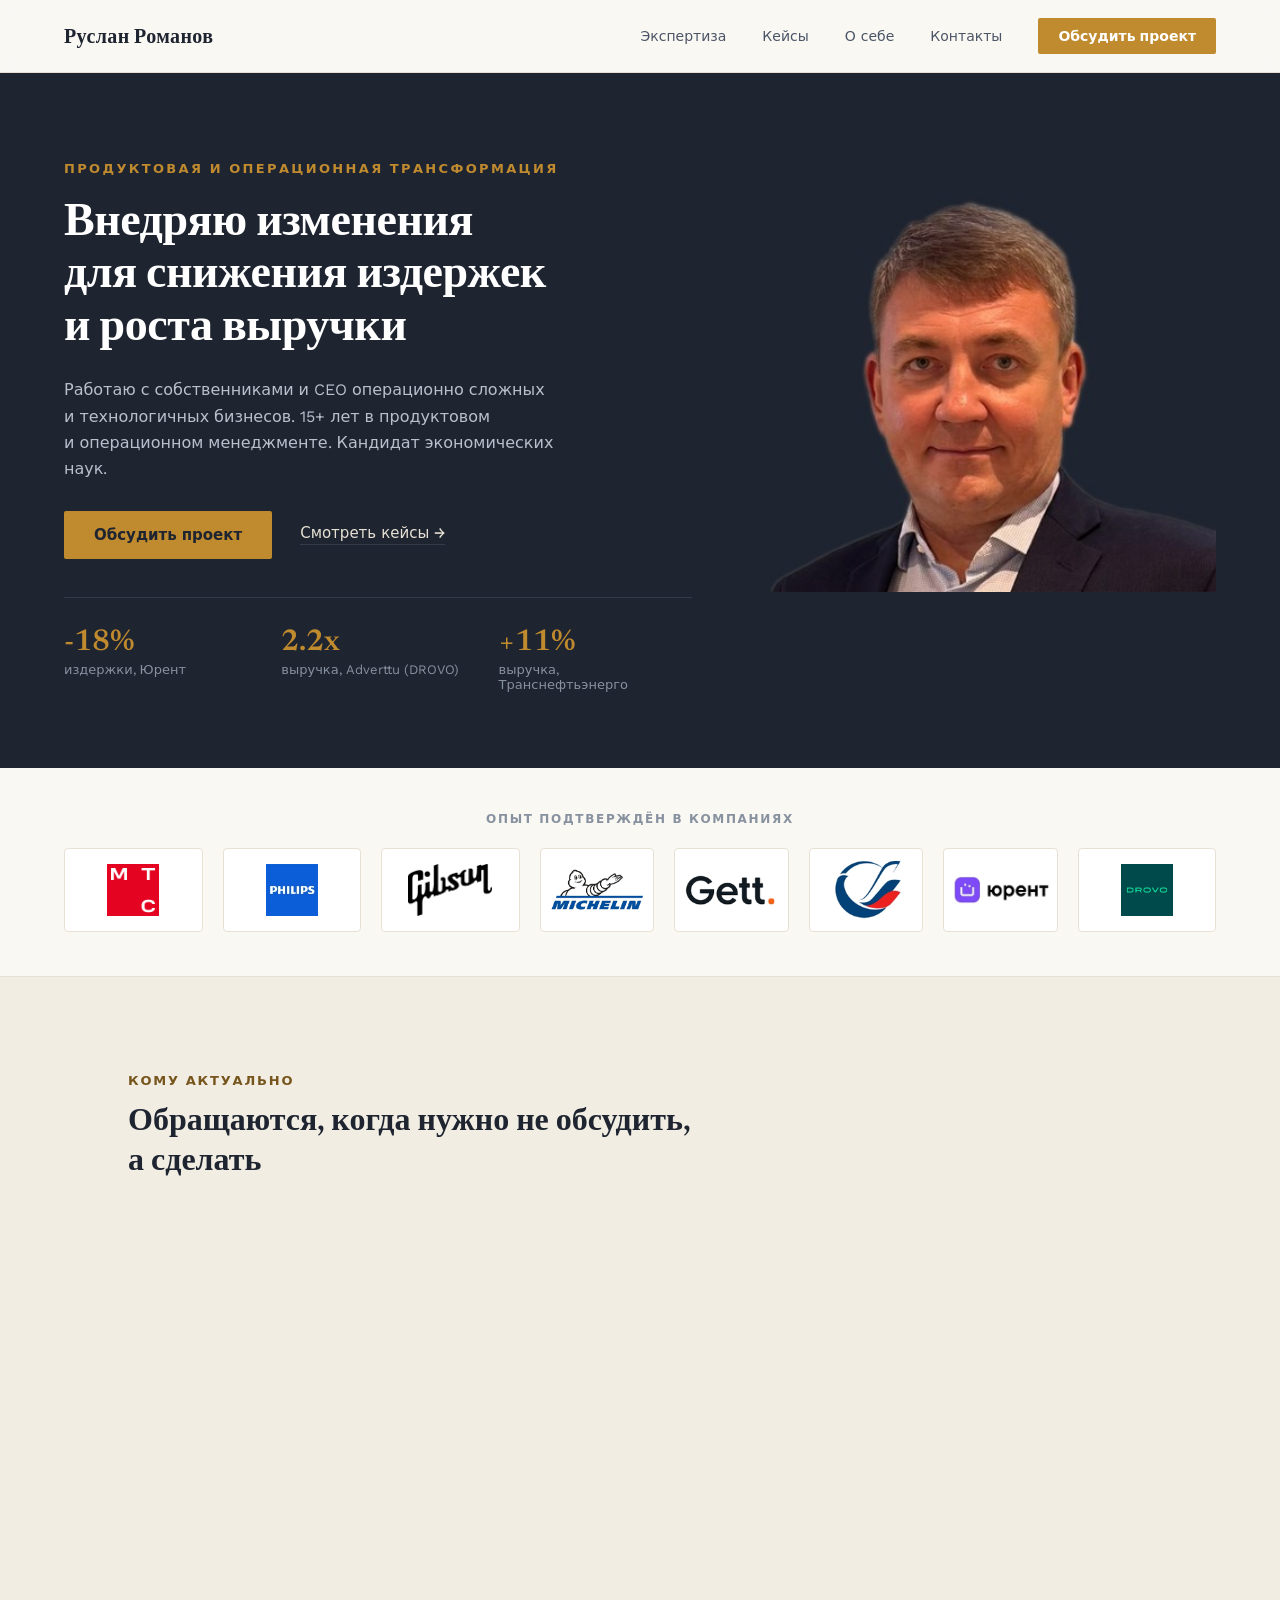
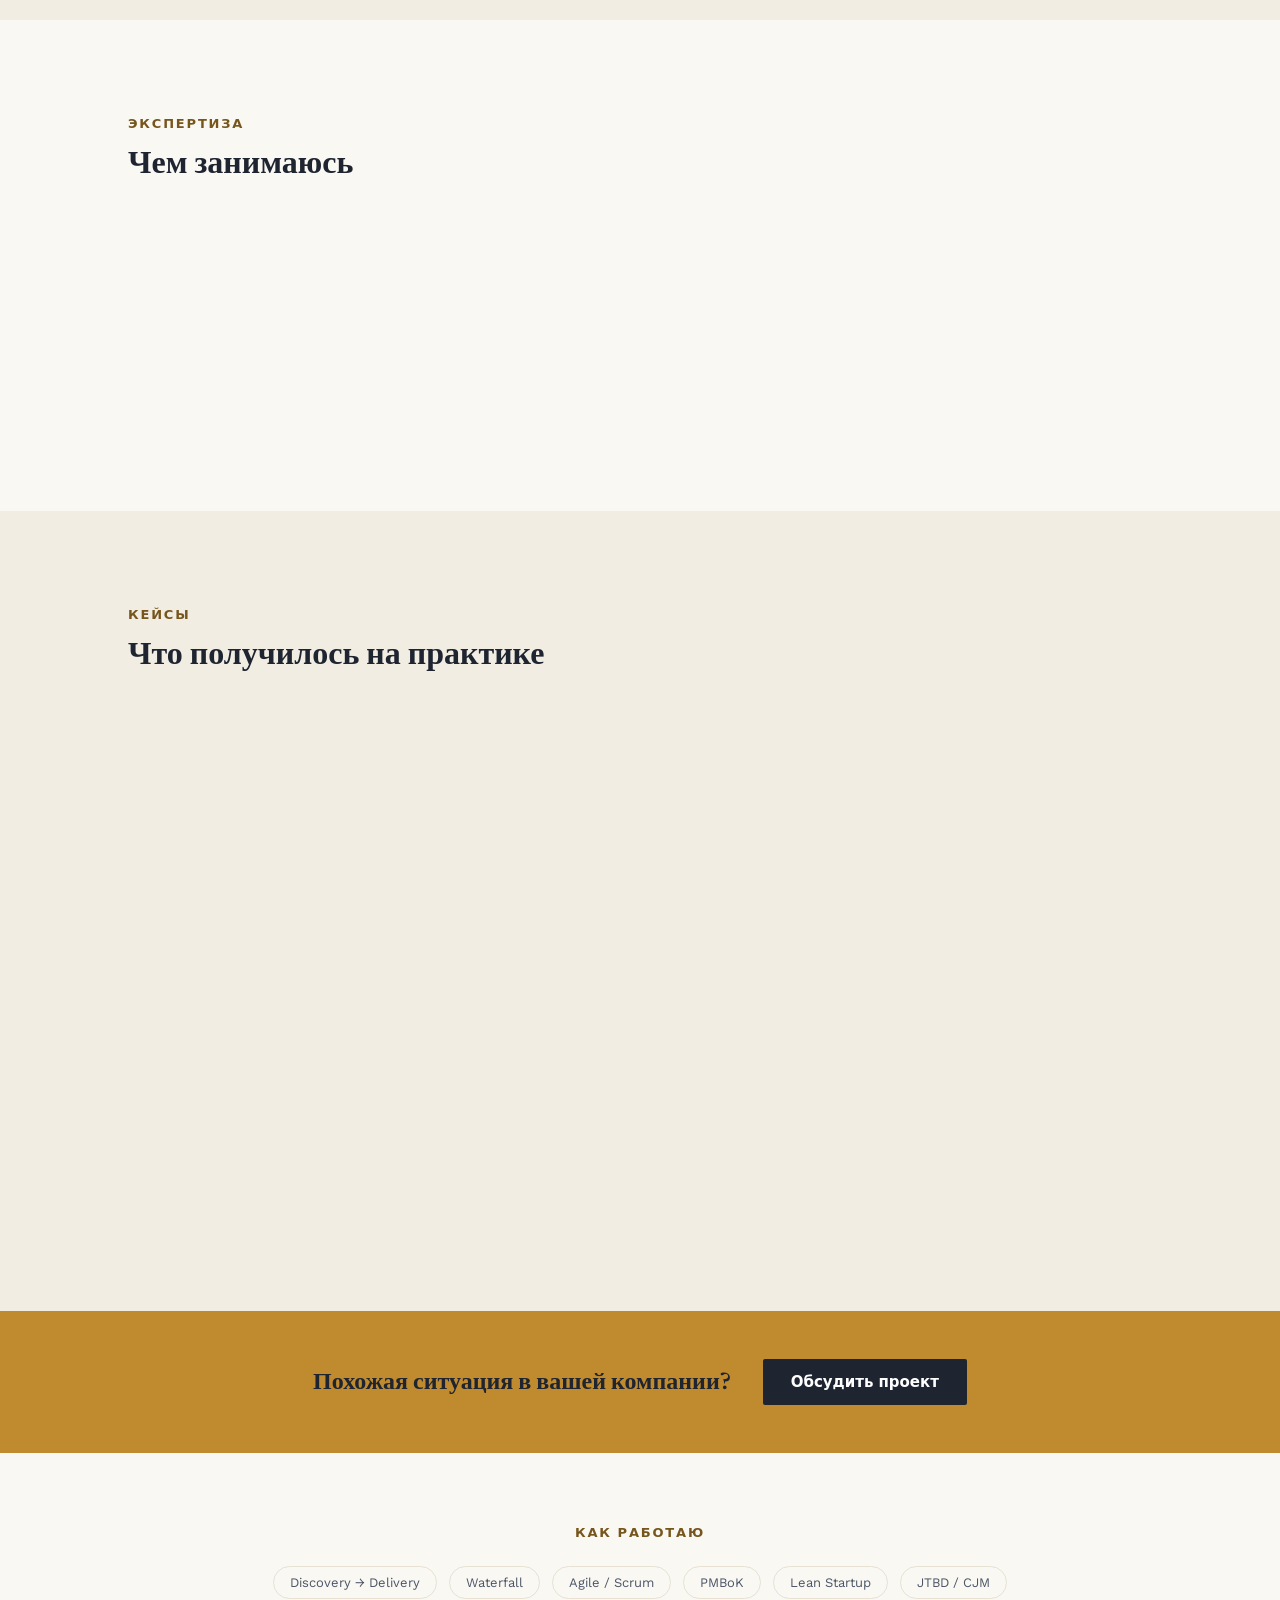
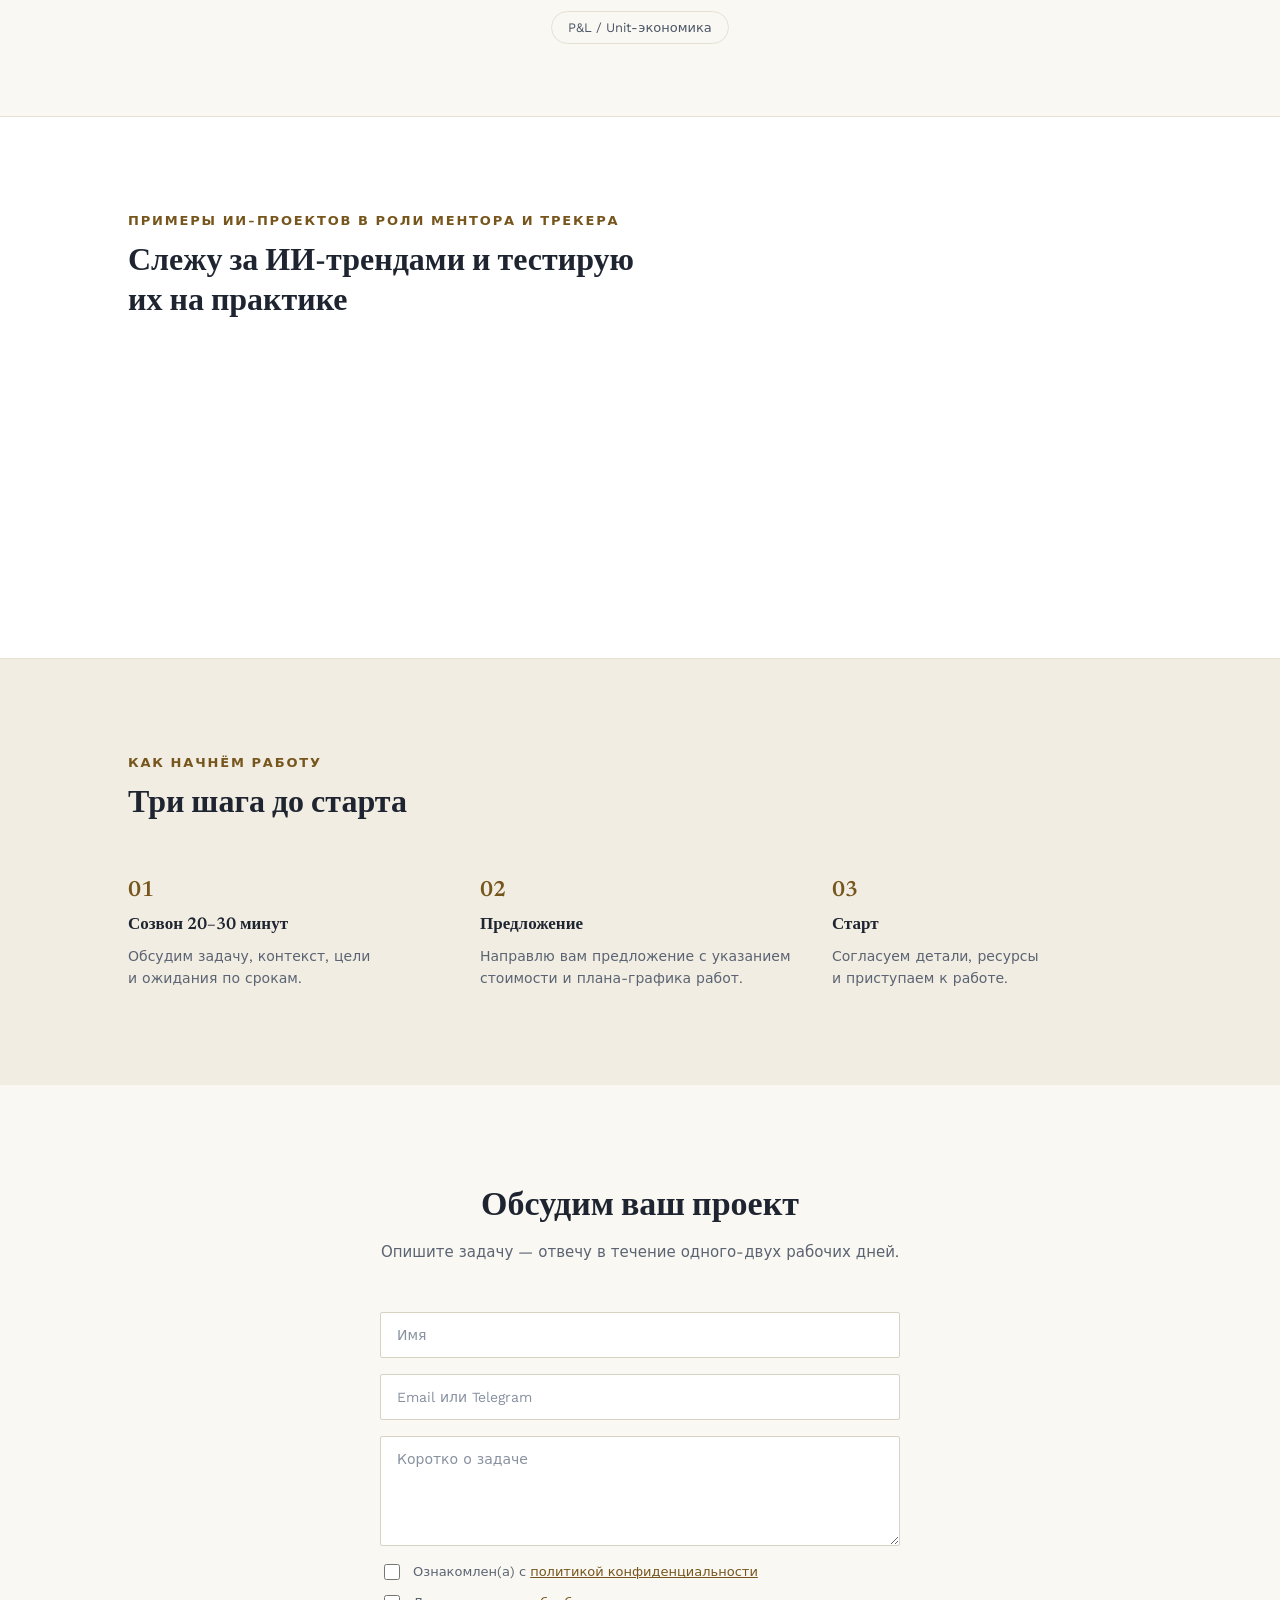
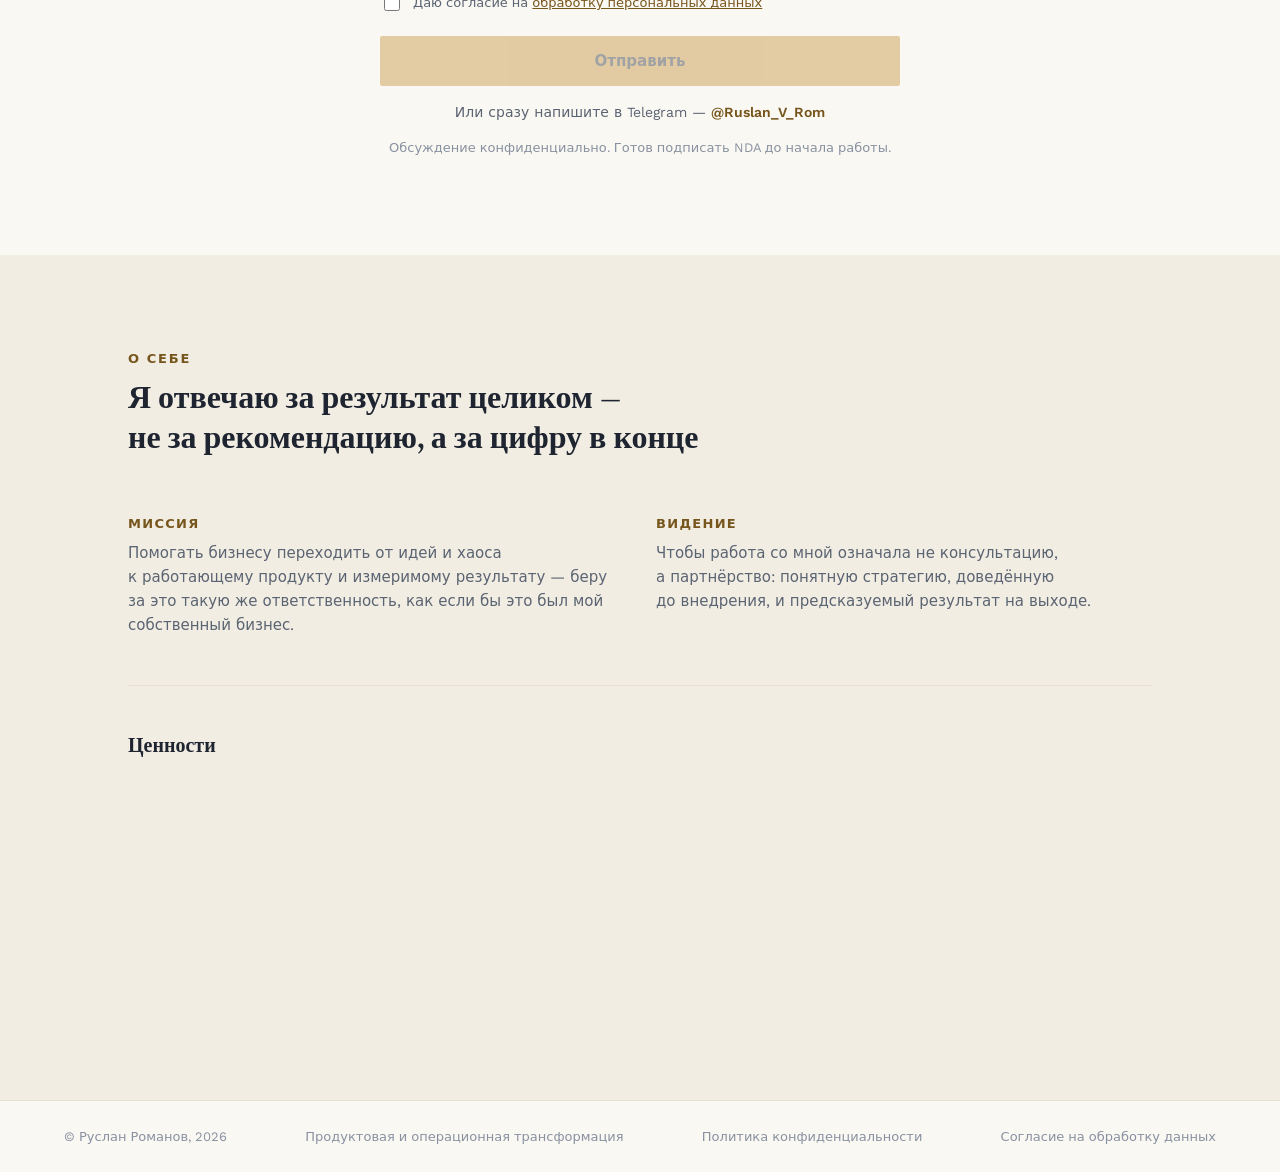
<file: index.html>
<!doctype html>
<html lang="ru">
<head>
<meta charset="utf-8">
<meta name="viewport" content="width=device-width, initial-scale=1">
<title>Руслан Романов — продуктовая и операционная трансформация</title>
<meta name="description" content="Внедряю изменения для снижения издержек и роста выручки. 15+ лет в продуктовом и операционном менеджменте. Кандидат экономических наук.">
<link rel="icon" type="image/x-icon" href="assets/favicon/favicon.ico">
<link rel="icon" type="image/png" sizes="16x16" href="assets/favicon/favicon-16x16.png">
<link rel="icon" type="image/png" sizes="32x32" href="assets/favicon/favicon-32x32.png">
<link rel="icon" type="image/png" sizes="48x48" href="assets/favicon/favicon-48x48.png">
<link rel="apple-touch-icon" sizes="180x180" href="assets/favicon/apple-touch-icon.png">
<link rel="icon" type="image/png" sizes="192x192" href="assets/favicon/android-chrome-192x192.png">
<link rel="icon" type="image/png" sizes="512x512" href="assets/favicon/android-chrome-512x512.png">
<link rel="preconnect" href="https://fonts.googleapis.com">
<link rel="preconnect" href="https://fonts.gstatic.com" crossorigin>
<link rel="stylesheet" href="https://fonts.googleapis.com/css2?family=Newsreader:ital,opsz,wght@0,6..72,400;0,6..72,500;0,6..72,600;0,6..72,700;1,6..72,500&family=Work+Sans:wght@400;500;600;700&display=swap">
<link rel="stylesheet" href="css/style.css">
<noscript><style>.reveal{opacity:1!important;transform:none!important;}</style></noscript>
</head>
<body>

<!-- Yandex.Metrika counter -->
<script type="text/javascript">
   (function(m,e,t,r,i,k,a){m[i]=m[i]||function(){(m[i].a=m[i].a||[]).push(arguments)};
   m[i].l=1*new Date();
   for (var j = 0; j < document.scripts.length; j++) {if (document.scripts[j].src === r) { return; }}
   k=e.createElement(t),a=e.getElementsByTagName(t)[0],k.async=1,k.src=r,a.parentNode.insertBefore(k,a)})
   (window, document, "script", "https://mc.yandex.ru/metrika/tag.js", "ym");

   ym(112141627, "init", {
        clickmap:true,
        trackLinks:true,
        accurateTrackBounce:true,
        webvisor:true
   });
</script>
<noscript><div><img src="https://mc.yandex.ru/watch/112141627" style="position:absolute; left:-9999px;" alt="" /></div></noscript>
<!-- /Yandex.Metrika counter -->

<!-- NAV -->
<header class="nav">
  <div class="nav-name">Руслан Романов</div>
  <nav class="nav-links">
    <a href="#expertise">Экспертиза</a>
    <a href="#cases">Кейсы</a>
    <a href="#about">О себе</a>
    <a href="#contact">Контакты</a>
    <a href="#contact" class="btn nav-cta">Обсудить проект</a>
  </nav>
  <button class="nav-toggle" id="navToggle" aria-label="Открыть меню" aria-expanded="false" aria-controls="navMobilePanel">
    <svg width="24" height="24" viewBox="0 0 24 24" fill="none" stroke="#1E2430" stroke-width="1.8" stroke-linecap="round"><line x1="3" y1="6" x2="21" y2="6"></line><line x1="3" y1="12" x2="21" y2="12"></line><line x1="3" y1="18" x2="21" y2="18"></line></svg>
  </button>
  <nav class="nav-mobile-panel" id="navMobilePanel">
    <a href="#expertise">Экспертиза</a>
    <a href="#cases">Кейсы</a>
    <a href="#about">О себе</a>
    <a href="#contact">Контакты</a>
    <a href="#contact" class="btn btn-accent">Обсудить проект</a>
  </nav>
</header>

<!-- HERO -->
<section class="hero">
  <div class="hero-inner">
    <div class="hero-text">
      <div class="hero-kicker">Продуктовая и&nbsp;операционная трансформация</div>
      <h1>Внедряю изменения для&nbsp;снижения издержек и&nbsp;роста выручки</h1>
      <p class="hero-sub">Работаю с&nbsp;собственниками и&nbsp;CEO операционно сложных и&nbsp;технологичных бизнесов. 15+ лет в&nbsp;продуктовом и&nbsp;операционном менеджменте. Кандидат экономических наук.</p>
      <div class="hero-ctas">
        <a href="#contact" class="btn btn-accent">Обсудить проект</a>
        <a href="#cases" class="hero-link">Смотреть кейсы →</a>
      </div>
      <div class="hero-stats">
        <div class="hero-stat">
          <div class="hero-stat-num">-27%</div>
          <div class="hero-stat-label">издержки, Юрент</div>
        </div>
        <div class="hero-stat">
          <div class="hero-stat-num">3.2x</div>
          <div class="hero-stat-label">выручка, Adverttu (DROVO)</div>
        </div>
        <div class="hero-stat">
          <div class="hero-stat-num">+16%</div>
          <div class="hero-stat-label">выручка, Транснефтьэнерго</div>
        </div>
      </div>
    </div>
    <div class="hero-photo-wrap">
      <img class="hero-photo" src="assets/photo.jpg" alt="Руслан Романов" width="469" height="436">
    </div>
  </div>
</section>

<!-- TRUST BAR -->
<section class="trust">
  <div class="trust-kicker">Опыт подтверждён в&nbsp;компаниях</div>
  <div class="trust-logos">
    <div class="trust-logo-chip"><img src="assets/logos/mts.png" alt="МТС"></div>
    <div class="trust-logo-chip"><img src="assets/logos/philips.png" alt="Philips"></div>
    <div class="trust-logo-chip"><img src="assets/logos/gibson.png" alt="Gibson"></div>
    <div class="trust-logo-chip trust-logo-chip--wordmark"><img src="assets/logos/michelin.png" alt="Michelin"></div>
    <div class="trust-logo-chip trust-logo-chip--wordmark"><img src="assets/logos/gett.png" alt="Gett"></div>
    <div class="trust-logo-chip trust-logo-chip--wordmark"><img src="assets/logos/transneftenergo.png" alt="Транснефтьэнерго"></div>
    <div class="trust-logo-chip trust-logo-chip--wordmark"><img src="assets/logos/yurent.png" alt="Юрент"></div>
    <div class="trust-logo-chip"><img src="assets/logos/drovo.png" alt="DROVO"></div>
  </div>
</section>

<!-- FOR WHOM -->
<section class="section section--alt">
  <div class="container">
    <div class="section-head">
      <div class="section-kicker">Кому актуально</div>
      <h2>Обращаются, когда нужно не&nbsp;обсудить, а&nbsp;сделать</h2>
    </div>
    <div class="grid-4">
      <div class="card whom-card reveal">
        <svg width="26" height="26" viewBox="0 0 24 24" fill="none" stroke="#1E2430" stroke-width="1.6" stroke-linecap="round" stroke-linejoin="round"><circle cx="12" cy="12" r="9"></circle><circle cx="12" cy="12" r="4"></circle><line x1="12" y1="3" x2="12" y2="5"></line></svg>
        <h3>Продукт развивается хаотично</h3>
        <p>Решения принимаются на&nbsp;глаз, приоритеты меняются каждый квартал — нет дорожной карты и&nbsp;метрик.</p>
      </div>
      <div class="card whom-card reveal">
        <svg width="26" height="26" viewBox="0 0 24 24" fill="none" stroke="#1E2430" stroke-width="1.6" stroke-linecap="round" stroke-linejoin="round"><path d="M13 2 5 14h6l-1 8 9-13h-6l1-7Z"></path></svg>
        <h3>Есть идея,<br>но&nbsp;нет<br class="br-d"> продукта</h3>
        <p>Гипотеза не&nbsp;проверена, команда буксует между discovery и&nbsp;первым релизом.</p>
      </div>
      <div class="card whom-card reveal">
        <svg width="26" height="26" viewBox="0 0 24 24" fill="none" stroke="#1E2430" stroke-width="1.6" stroke-linecap="round" stroke-linejoin="round"><path d="M12 2 2 8l10 6 10-6-10-6Z"></path><path d="M2 14l10 6 10-6"></path></svg>
        <h3>Инициативы буксуют без&nbsp;экспертизы</h3>
        <p>В&nbsp;компании копится много идей, но&nbsp;их некому системно отбирать, менторить и&nbsp;доводить до&nbsp;результата.</p>
      </div>
      <div class="card whom-card reveal">
        <svg width="26" height="26" viewBox="0 0 24 24" fill="none" stroke="#1E2430" stroke-width="1.6" stroke-linecap="round" stroke-linejoin="round"><path d="M21 12a9 9 0 1 1-3-6.7"></path><path d="M21 3v6h-6"></path></svg>
        <h3>Процессы держатся на&nbsp;ручном управлении</h3>
        <p>Каждый филиал работает по-своему, а&nbsp;данные для&nbsp;решений собираются вручную, с&nbsp;ошибками и&nbsp;задержками.</p>
      </div>
    </div>
  </div>
</section>

<!-- EXPERTISE -->
<section class="section" id="expertise">
  <div class="container">
    <div class="section-head">
      <div class="section-kicker">Экспертиза</div>
      <h2>Чем занимаюсь</h2>
    </div>
    <div class="grid-4">
      <div class="card expertise-card reveal">
        <h3>Продуктовая<br class="br-m"> стратегия</h3>
        <p>Дорожные карты, продуктовый портфель, unit-экономика.</p>
      </div>
      <div class="card expertise-card reveal">
        <h3>Запуск<br>продуктов</h3>
        <p>Discovery → Delivery: от&nbsp;гипотезы до&nbsp;вывода на&nbsp;окупаемость.</p>
      </div>
      <div class="card expertise-card reveal">
        <h3>Корпоративный<br class="br-m"> акселератор</h3>
        <p>Отбор инициатив, менторство команд, вывод продуктов на&nbsp;результат.</p>
      </div>
      <div class="card expertise-card reveal">
        <h3>Лидирование <span class="nobreak">ИИ-трансформации</span></h3>
        <p>Внедрение ИИ в&nbsp;продукты и&nbsp;процессы — от&nbsp;пилота до&nbsp;масштабирования.</p>
      </div>
    </div>
  </div>
</section>

<!-- CASES -->
<section class="section section--alt" id="cases">
  <div class="container">
    <div class="section-head">
      <div class="section-kicker">Кейсы</div>
      <h2>Что получилось на&nbsp;практике</h2>
    </div>
    <div class="grid-2">
      <div class="card case-card reveal">
        <div class="case-head">
          <h3>Юрент</h3>
          <span>2024–2025</span>
        </div>
        <div class="case-stats">
          <div><div class="case-stat-num">+31%</div><div class="case-stat-label">выручка</div></div>
          <div><div class="case-stat-num">-27%</div><div class="case-stat-label">издержки</div></div>
        </div>
        <p>Создал 4 продукта, внедрил цифровую трансформацию операционного домена в&nbsp;50+ подразделениях компании.</p>
      </div>
      <div class="card case-card reveal">
        <div class="case-head">
          <h3>Транснефтьэнерго</h3>
          <span>2023–2024</span>
        </div>
        <div class="case-stats">
          <div><div class="case-stat-num">+16%</div><div class="case-stat-label">выручка вне контура</div></div>
          <div><div class="case-stat-num">2</div><div class="case-stat-label">новых продукта</div></div>
        </div>
        <p>Запустил 2 цифровых продукта от&nbsp;идеи до&nbsp;первой продажи, внедрил программу внутреннего предпринимательства.</p>
      </div>
      <div class="card case-card reveal">
        <div class="case-head">
          <h3>Gett</h3>
          <span>2017–2021</span>
        </div>
        <div class="case-stats">
          <div><div class="case-stat-num">+17%</div><div class="case-stat-label">выручка</div></div>
          <div><div class="case-stat-num">4</div><div class="case-stat-label">продукта</div></div>
        </div>
        <p>Создал SaaS-платформу для&nbsp;обмена заказами между лидерами рынка такси России, снизил CPL на&nbsp;26%.</p>
      </div>
      <div class="card case-card reveal">
        <div class="case-head">
          <h3>Adverttu (DROVO)<span class="hide-m">, Лондон</span></h3>
          <span>2021–2023</span>
        </div>
        <div class="case-stats">
          <div><div class="case-stat-num">3.2x</div><div class="case-stat-label">выручка YoY</div></div>
          <div><div class="case-stat-num">-17%</div><div class="case-stat-label">расходы</div></div>
        </div>
        <p>Стандартизировал процесс выполнения заказов, запустил digital-платформу привлечения партнёров (-19% CPL).</p>
      </div>
    </div>
  </div>
</section>

<!-- MID CTA -->
<section class="mid-cta">
  <h2>Похожая ситуация в&nbsp;вашей компании?</h2>
  <a href="#contact" class="btn btn-dark">Обсудить проект</a>
</section>

<!-- METHODOLOGY -->
<section class="methodology">
  <div class="section-kicker" style="margin-bottom:0;">Как работаю</div>
  <div class="tag-list">
    <span class="tag-pill">Discovery → Delivery</span>
    <span class="tag-pill">Waterfall</span>
    <span class="tag-pill">Agile / Scrum</span>
    <span class="tag-pill">PMBoK</span>
    <span class="tag-pill">Lean Startup</span>
    <span class="tag-pill">JTBD / CJM</span>
    <span class="tag-pill">P&amp;L / Unit-экономика</span>
  </div>
</section>

<!-- AI PROJECTS -->
<section class="section section--white-bordered">
  <div class="container">
    <div class="section-head">
      <div class="section-kicker">Примеры ИИ-проектов в&nbsp;роли ментора и&nbsp;трекера</div>
      <h2>Слежу за&nbsp;ИИ-трендами<br class="br-m"> и&nbsp;тестирую их&nbsp;на&nbsp;практике</h2>
    </div>
    <div class="grid-2">
      <div class="card ai-card reveal">
        <div class="ai-card-head">
          <h3>Pitchy.pro</h3>
          <span class="ai-badge">Продукт недели, Product Radar</span>
        </div>
        <p>ИИ-платформа для&nbsp;проверки бизнес-гипотез: сбор данных, RAG-система, синтетический CustDev, PitchDeck.</p>
        <a href="https://pitchy.pro" target="_blank" rel="noopener">pitchy.pro →</a>
      </div>
      <div class="card ai-card reveal">
        <div class="ai-card-head">
          <h3>Protocol AI</h3>
          <span class="ai-badge">Грант VK, 2 млн ₽</span>
        </div>
        <p>ИИ-платформа для&nbsp;юристов: сбор данных, RAG-система, анализ судебной практики, рекомендации.</p>
        <a href="https://chat.protocol-ai.ru" target="_blank" rel="noopener">chat.protocol-ai.ru →</a>
      </div>
    </div>
  </div>
</section>

<!-- PROCESS -->
<section class="section section--alt">
  <div class="container">
    <div class="section-head">
      <div class="section-kicker">Как начнём работу</div>
      <h2>Три шага до&nbsp;старта</h2>
    </div>
    <div class="grid-3">
      <div class="process-step">
        <div class="process-num">01</div>
        <h3>Созвон 20–30 минут</h3>
        <p>Обсудим задачу, контекст, цели<br>и&nbsp;ожидания по&nbsp;срокам.</p>
      </div>
      <div class="process-step">
        <div class="process-num">02</div>
        <h3>Предложение</h3>
        <p>Направлю вам предложение с&nbsp;указанием<br>стоимости и&nbsp;плана-графика работ.</p>
      </div>
      <div class="process-step">
        <div class="process-num">03</div>
        <h3>Старт</h3>
        <p>Согласуем детали, ресурсы<br>и&nbsp;приступаем к&nbsp;работе.</p>
      </div>
    </div>
  </div>
</section>

<!-- CONTACT -->
<section class="contact" id="contact">
  <div class="contact-head">
    <h2>Обсудим ваш проект</h2>
    <p>Опишите задачу — отвечу в&nbsp;течение одного-двух рабочих дней.</p>
  </div>
  <form class="contact-form" id="contactForm" action="https://formspree.io/f/mnpqnoeq" method="POST">
    <input type="text" name="_gotcha" class="hp-field" tabindex="-1" autocomplete="off" aria-hidden="true">
    <input type="text" name="name" placeholder="Имя" autocomplete="name" required>
    <input type="text" name="contact" placeholder="Email или Telegram" autocomplete="email" required>
    <textarea name="message" placeholder="Коротко о задаче" rows="4" required></textarea>
    <div class="agree-group">
      <label class="agree-row">
        <input type="checkbox" id="agreePrivacy" name="consent_privacy" value="да" required>
        <span>Ознакомлен(а) с&nbsp;<a href="privacy.html" target="_blank" rel="noopener">политикой конфиденциальности</a></span>
      </label>
      <label class="agree-row">
        <input type="checkbox" id="agreeProcessing" name="consent_processing" value="да" required>
        <span>Даю согласие на&nbsp;<a href="consent.html" target="_blank" rel="noopener">обработку персональных данных</a></span>
      </label>
    </div>
    <button type="submit" class="btn contact-submit" disabled>Отправить</button>
    <p class="form-status" id="formStatus" role="status"></p>
    <p class="contact-alt">Или сразу напишите в&nbsp;Telegram — <a href="https://t.me/Ruslan_V_Rom" target="_blank" rel="noopener">@Ruslan_V_Rom</a></p>
    <p class="contact-note">Обсуждение конфиденциально. Готов подписать NDA до&nbsp;начала работы.</p>
  </form>
</section>

<!-- ABOUT -->
<section class="section section--alt" id="about">
  <div class="container">
    <div class="section-head">
      <div class="section-kicker">О себе</div>
      <h2>Я отвечаю за&nbsp;результат целиком —<br class="br-d"><br class="br-m"> не&nbsp;за&nbsp;рекомендацию, а&nbsp;за&nbsp;цифру в&nbsp;конце</h2>
    </div>

    <div class="about-mv">
      <div class="about-mv-item">
        <div class="about-mv-label">Миссия</div>
        <p>Помогать бизнесу переходить от&nbsp;идей и&nbsp;хаоса к&nbsp;работающему продукту и&nbsp;измеримому результату — беру за&nbsp;это такую&nbsp;же ответственность, как если&nbsp;бы это был мой собственный бизнес.</p>
      </div>
      <div class="about-mv-item">
        <div class="about-mv-label">Видение</div>
        <p>Чтобы работа со&nbsp;мной означала не&nbsp;консультацию, а&nbsp;партнёрство: понятную стратегию, доведённую до&nbsp;внедрения, и&nbsp;предсказуемый результат на&nbsp;выходе.</p>
      </div>
    </div>

    <div class="about-values-head">Ценности</div>
    <div class="grid-4 about-values">
      <div class="card whom-card reveal">
        <svg width="26" height="26" viewBox="0 0 24 24" fill="none" stroke="currentColor" stroke-width="1.6" stroke-linecap="round" stroke-linejoin="round"><line x1="5" y1="21" x2="5" y2="3"></line><path d="M5 4 L19 4 L15 8 L19 12 L5 12"></path></svg>
        <h3>Личная ответственность</h3>
        <p>За&nbsp;результат, а&nbsp;не&nbsp;только за&nbsp;рекомендацию.</p>
      </div>
      <div class="card whom-card reveal">
        <svg width="26" height="26" viewBox="0 0 24 24" fill="none" stroke="currentColor" stroke-width="1.6" stroke-linecap="round" stroke-linejoin="round"><path d="M6 3 H15 V21 H6"></path><path d="M15 3 L19.5 4.6 V19.4 L15 21"></path><circle cx="12.6" cy="12" r="0.55" fill="currentColor" stroke="none"></circle></svg>
        <h3>Честность и&nbsp;открытость</h3>
        <p>Говорю как есть, с&nbsp;опорой на&nbsp;проверенные факты.</p>
      </div>
      <div class="card whom-card reveal">
        <svg width="26" height="26" viewBox="0 0 24 24" fill="none" stroke="currentColor" stroke-width="1.6" stroke-linecap="round" stroke-linejoin="round"><circle cx="9.3" cy="12" r="6.3"></circle><circle cx="14.7" cy="12" r="6.3"></circle></svg>
        <h3>Уважение к&nbsp;экспертизе</h3>
        <p>Решения формируем вместе с&nbsp;командой, а&nbsp;не&nbsp;навязываю готовые.</p>
      </div>
      <div class="card whom-card reveal">
        <svg width="26" height="26" viewBox="0 0 24 24" fill="none" stroke="currentColor" stroke-width="1.6" stroke-linecap="round" stroke-linejoin="round"><path d="M3 20 L9 8 L12.5 14 L16 9 L21 20 Z"></path><line x1="16" y1="9" x2="16" y2="3.5"></line><path d="M16 3.5 L21 5.5 L16 7.5 Z"></path></svg>
        <h3>Смелые цели</h3>
        <p>Амбициозная задача чаще приводит к&nbsp;результату, чем осторожная.</p>
      </div>
    </div>
  </div>
</section>

<!-- FOOTER -->
<footer class="footer">
  <span>© Руслан Романов, 2026</span>
  <span>Продуктовая и&nbsp;операционная трансформация</span>
  <a class="footer-legal-link" href="privacy.html">Политика конфиденциальности</a>
  <a class="footer-legal-link" href="consent.html">Согласие на&nbsp;обработку данных</a>
</footer>

<script src="js/main.js"></script>
</body>
</html>
</file>
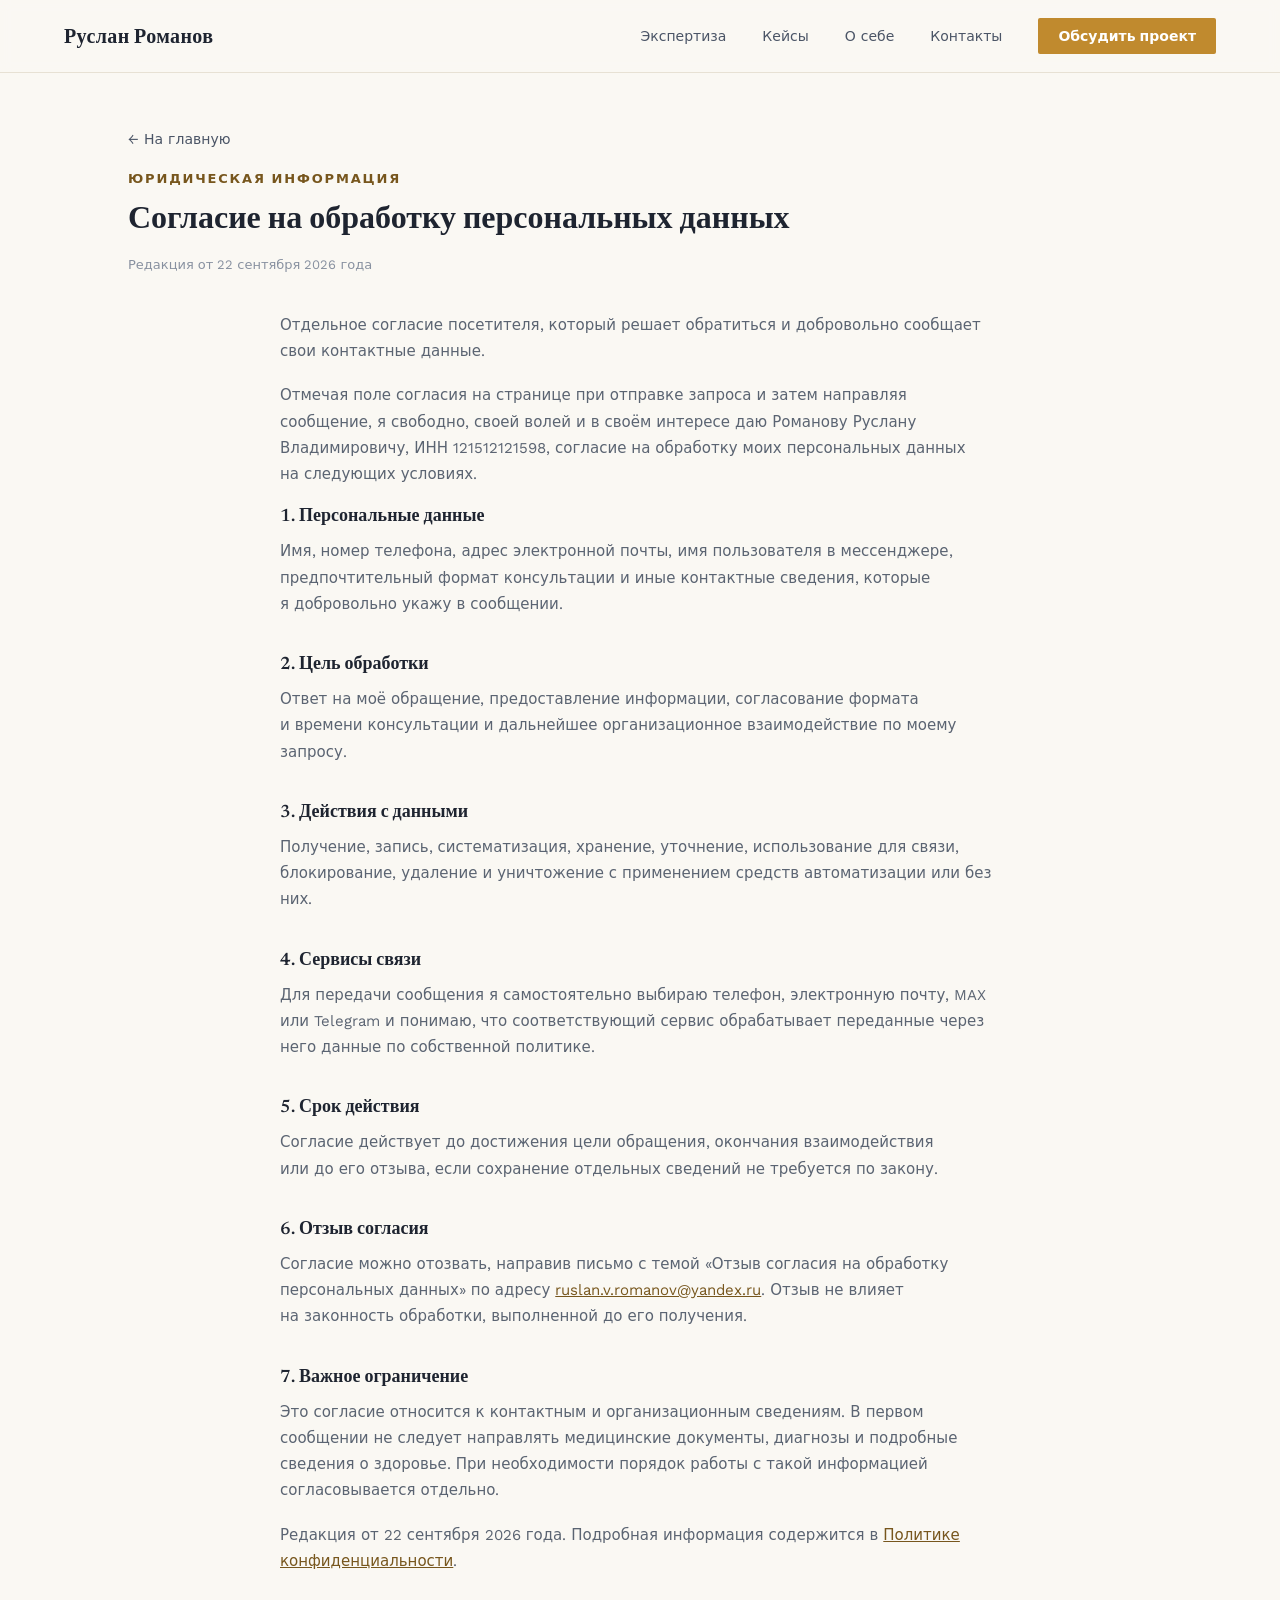
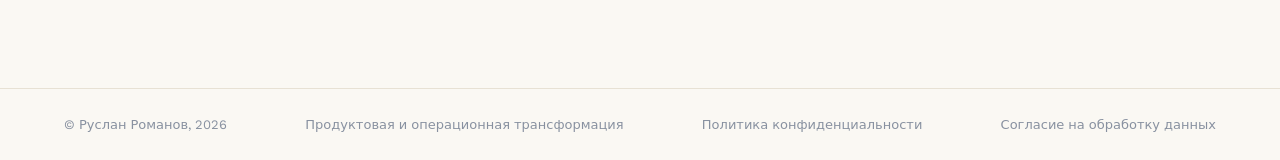
<file: consent.html>
<!doctype html>
<html lang="ru">
<head>
<meta charset="utf-8">
<meta name="viewport" content="width=device-width, initial-scale=1">
<title>Согласие на обработку персональных данных — Руслан Романов</title>
<meta name="description" content="Условия согласия на обработку персональных данных при обращении через сайт ruslanromanov.pro.">
<link rel="icon" type="image/x-icon" href="assets/favicon/favicon.ico">
<link rel="icon" type="image/png" sizes="16x16" href="assets/favicon/favicon-16x16.png">
<link rel="icon" type="image/png" sizes="32x32" href="assets/favicon/favicon-32x32.png">
<link rel="icon" type="image/png" sizes="48x48" href="assets/favicon/favicon-48x48.png">
<link rel="apple-touch-icon" sizes="180x180" href="assets/favicon/apple-touch-icon.png">
<link rel="icon" type="image/png" sizes="192x192" href="assets/favicon/android-chrome-192x192.png">
<link rel="icon" type="image/png" sizes="512x512" href="assets/favicon/android-chrome-512x512.png">
<link rel="preconnect" href="https://fonts.googleapis.com">
<link rel="preconnect" href="https://fonts.gstatic.com" crossorigin>
<link rel="stylesheet" href="https://fonts.googleapis.com/css2?family=Newsreader:ital,opsz,wght@0,6..72,400;0,6..72,500;0,6..72,600;0,6..72,700;1,6..72,500&family=Work+Sans:wght@400;500;600;700&display=swap">
<link rel="stylesheet" href="css/style.css">
</head>
<body>

<!-- Yandex.Metrika counter -->
<script type="text/javascript">
   (function(m,e,t,r,i,k,a){m[i]=m[i]||function(){(m[i].a=m[i].a||[]).push(arguments)};
   m[i].l=1*new Date();
   for (var j = 0; j < document.scripts.length; j++) {if (document.scripts[j].src === r) { return; }}
   k=e.createElement(t),a=e.getElementsByTagName(t)[0],k.async=1,k.src=r,a.parentNode.insertBefore(k,a)})
   (window, document, "script", "https://mc.yandex.ru/metrika/tag.js", "ym");

   ym(112141627, "init", {
        clickmap:true,
        trackLinks:true,
        accurateTrackBounce:true,
        webvisor:true
   });
</script>
<noscript><div><img src="https://mc.yandex.ru/watch/112141627" style="position:absolute; left:-9999px;" alt="" /></div></noscript>
<!-- /Yandex.Metrika counter -->

<!-- NAV -->
<header class="nav">
  <div class="nav-name"><a href="index.html" style="color:inherit; text-decoration:none;">Руслан Романов</a></div>
  <nav class="nav-links">
    <a href="index.html#expertise">Экспертиза</a>
    <a href="index.html#cases">Кейсы</a>
    <a href="index.html#about">О себе</a>
    <a href="index.html#contact">Контакты</a>
    <a href="index.html#contact" class="btn nav-cta">Обсудить проект</a>
  </nav>
  <button class="nav-toggle" id="navToggle" aria-label="Открыть меню" aria-expanded="false" aria-controls="navMobilePanel">
    <svg width="24" height="24" viewBox="0 0 24 24" fill="none" stroke="#1E2430" stroke-width="1.8" stroke-linecap="round"><line x1="3" y1="6" x2="21" y2="6"></line><line x1="3" y1="12" x2="21" y2="12"></line><line x1="3" y1="18" x2="21" y2="18"></line></svg>
  </button>
  <nav class="nav-mobile-panel" id="navMobilePanel">
    <a href="index.html#expertise">Экспертиза</a>
    <a href="index.html#cases">Кейсы</a>
    <a href="index.html#about">О себе</a>
    <a href="index.html#contact">Контакты</a>
    <a href="index.html#contact" class="btn btn-accent">Обсудить проект</a>
  </nav>
</header>

<!-- LEGAL: CONSENT -->
<section class="legal-hero">
  <div class="container">
    <a class="legal-back" href="index.html">← На главную</a>
    <div class="section-kicker">Юридическая информация</div>
    <h1>Согласие на&nbsp;обработку персональных данных</h1>
    <div class="legal-updated">Редакция от&nbsp;22 сентября 2026 года</div>
  </div>
</section>

<section class="legal-body">
  <div class="container">
    <div class="legal-body-inner">

      <p>Отдельное согласие посетителя, который решает обратиться и&nbsp;добровольно сообщает свои контактные данные.</p>

      <p>Отмечая поле согласия на&nbsp;странице при отправке запроса и&nbsp;затем направляя сообщение, я&nbsp;свободно, своей волей и&nbsp;в&nbsp;своём интересе даю Романову Руслану Владимировичу, ИНН 121512121598, согласие на&nbsp;обработку моих персональных данных на&nbsp;следующих условиях.</p>

      <h2>1. Персональные данные</h2>
      <p>Имя, номер телефона, адрес электронной почты, имя пользователя в&nbsp;мессенджере, предпочтительный формат консультации и&nbsp;иные контактные сведения, которые я&nbsp;добровольно укажу в&nbsp;сообщении.</p>

      <h2>2. Цель обработки</h2>
      <p>Ответ на&nbsp;моё обращение, предоставление информации, согласование формата и&nbsp;времени консультации и&nbsp;дальнейшее организационное взаимодействие по&nbsp;моему запросу.</p>

      <h2>3. Действия с данными</h2>
      <p>Получение, запись, систематизация, хранение, уточнение, использование для&nbsp;связи, блокирование, удаление и&nbsp;уничтожение с&nbsp;применением средств автоматизации или без них.</p>

      <h2>4. Сервисы связи</h2>
      <p>Для&nbsp;передачи сообщения я&nbsp;самостоятельно выбираю телефон, электронную почту, MAX или&nbsp;Telegram и&nbsp;понимаю, что соответствующий сервис обрабатывает переданные через него данные по&nbsp;собственной политике.</p>

      <h2>5. Срок действия</h2>
      <p>Согласие действует до&nbsp;достижения цели обращения, окончания взаимодействия или&nbsp;до&nbsp;его отзыва, если сохранение отдельных сведений не&nbsp;требуется по&nbsp;закону.</p>

      <h2>6. Отзыв согласия</h2>
      <p>Согласие можно отозвать, направив письмо с&nbsp;темой «Отзыв согласия на&nbsp;обработку персональных данных» по&nbsp;адресу <a href="mailto:ruslan.v.romanov@yandex.ru">ruslan.v.romanov@yandex.ru</a>. Отзыв не&nbsp;влияет на&nbsp;законность обработки, выполненной до&nbsp;его получения.</p>

      <h2>7. Важное ограничение</h2>
      <p>Это согласие относится к&nbsp;контактным и&nbsp;организационным сведениям. В&nbsp;первом сообщении не&nbsp;следует направлять медицинские документы, диагнозы и&nbsp;подробные сведения о&nbsp;здоровье. При необходимости порядок работы с&nbsp;такой информацией согласовывается отдельно.</p>

      <p>Редакция от&nbsp;22 сентября 2026 года. Подробная информация содержится в&nbsp;<a href="privacy.html">Политике конфиденциальности</a>.</p>

    </div>
  </div>
</section>

<footer class="footer">
  <span>© Руслан Романов, 2026</span>
  <span>Продуктовая и&nbsp;операционная трансформация</span>
  <a class="footer-legal-link" href="privacy.html">Политика конфиденциальности</a>
  <a class="footer-legal-link" href="consent.html">Согласие на&nbsp;обработку данных</a>
</footer>

<script src="js/main.js"></script>
</body>
</html>
</file>
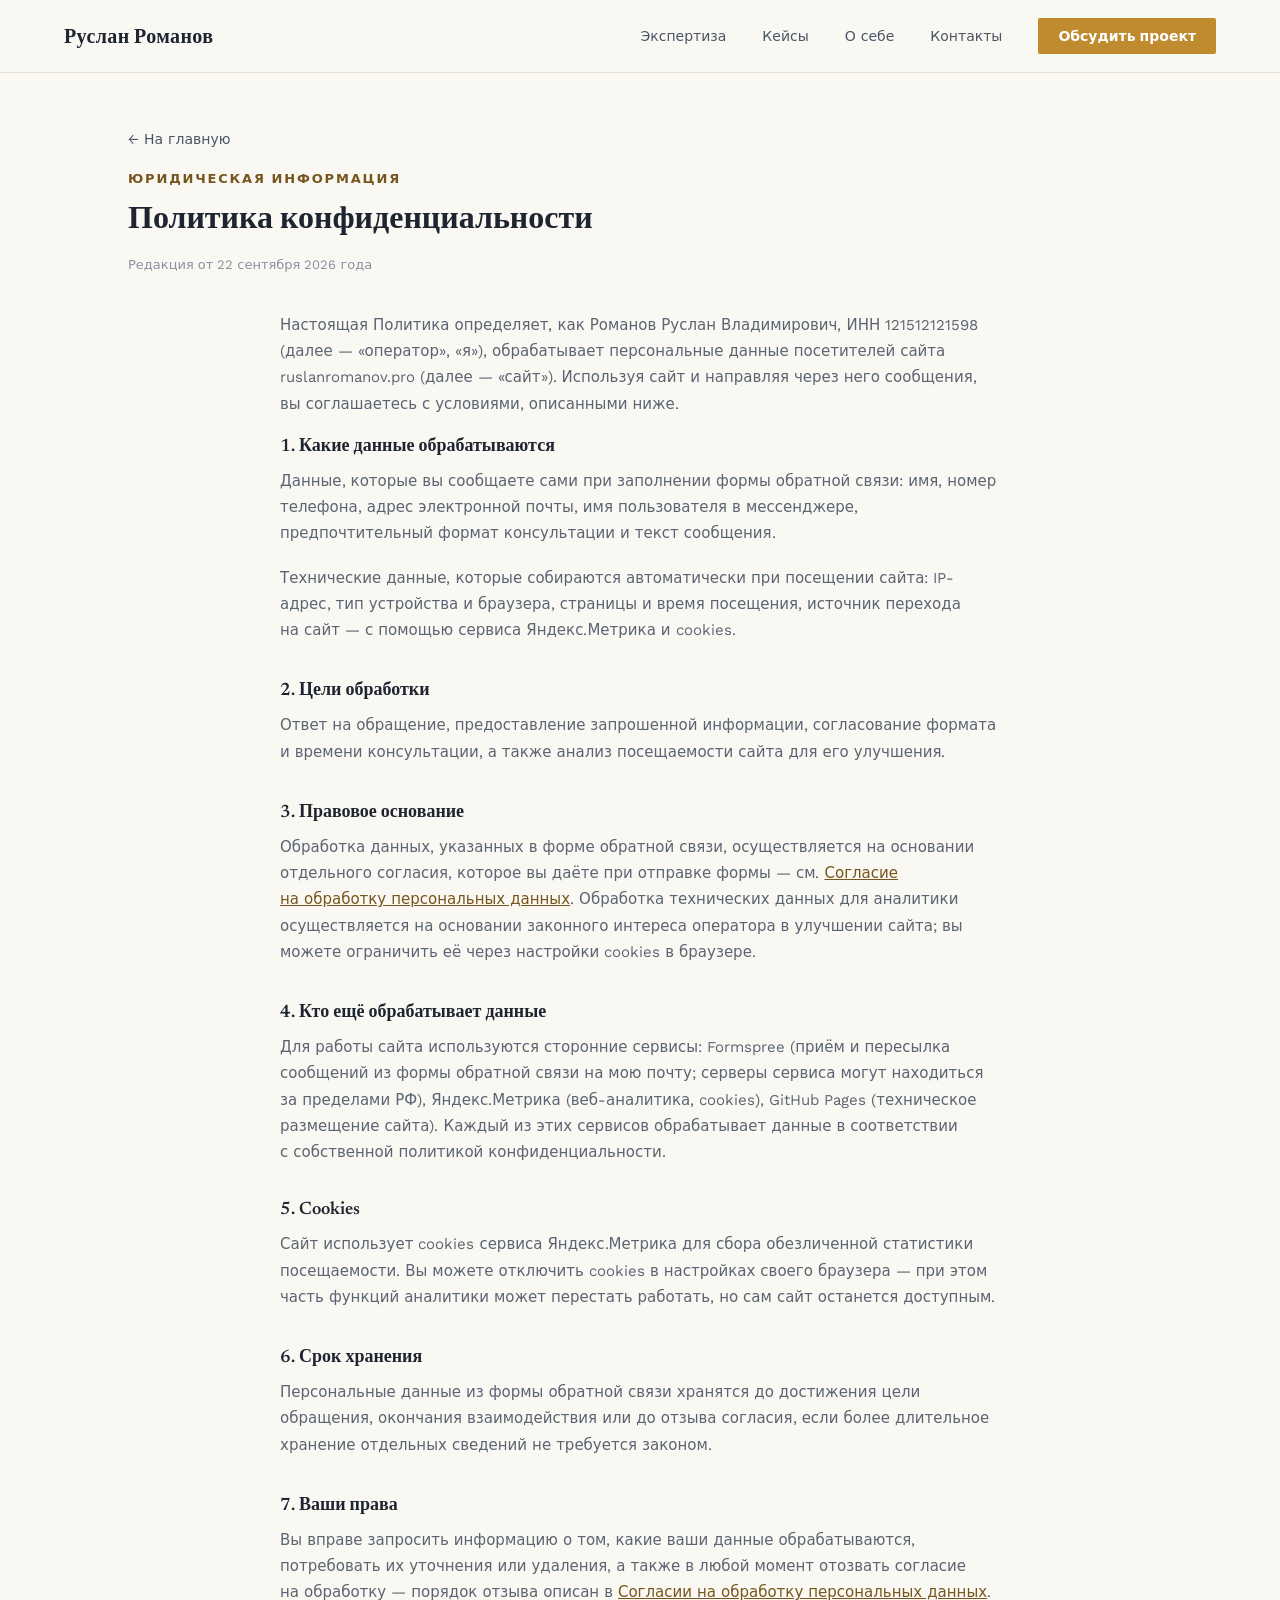
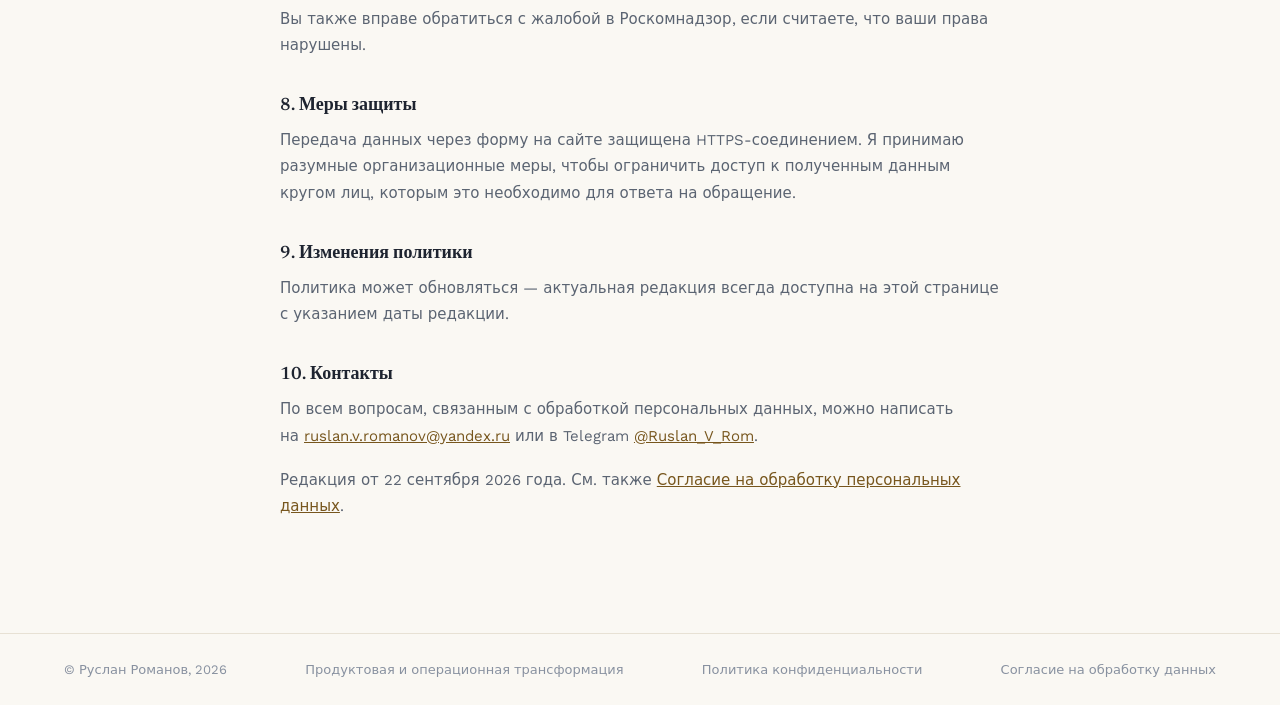
<file: privacy.html>
<!doctype html>
<html lang="ru">
<head>
<meta charset="utf-8">
<meta name="viewport" content="width=device-width, initial-scale=1">
<title>Политика конфиденциальности — Руслан Романов</title>
<meta name="description" content="Как обрабатываются персональные данные посетителей сайта ruslanromanov.pro.">
<link rel="icon" type="image/x-icon" href="assets/favicon/favicon.ico">
<link rel="icon" type="image/png" sizes="16x16" href="assets/favicon/favicon-16x16.png">
<link rel="icon" type="image/png" sizes="32x32" href="assets/favicon/favicon-32x32.png">
<link rel="icon" type="image/png" sizes="48x48" href="assets/favicon/favicon-48x48.png">
<link rel="apple-touch-icon" sizes="180x180" href="assets/favicon/apple-touch-icon.png">
<link rel="icon" type="image/png" sizes="192x192" href="assets/favicon/android-chrome-192x192.png">
<link rel="icon" type="image/png" sizes="512x512" href="assets/favicon/android-chrome-512x512.png">
<link rel="preconnect" href="https://fonts.googleapis.com">
<link rel="preconnect" href="https://fonts.gstatic.com" crossorigin>
<link rel="stylesheet" href="https://fonts.googleapis.com/css2?family=Newsreader:ital,opsz,wght@0,6..72,400;0,6..72,500;0,6..72,600;0,6..72,700;1,6..72,500&family=Work+Sans:wght@400;500;600;700&display=swap">
<link rel="stylesheet" href="css/style.css">
</head>
<body>

<!-- Yandex.Metrika counter -->
<script type="text/javascript">
   (function(m,e,t,r,i,k,a){m[i]=m[i]||function(){(m[i].a=m[i].a||[]).push(arguments)};
   m[i].l=1*new Date();
   for (var j = 0; j < document.scripts.length; j++) {if (document.scripts[j].src === r) { return; }}
   k=e.createElement(t),a=e.getElementsByTagName(t)[0],k.async=1,k.src=r,a.parentNode.insertBefore(k,a)})
   (window, document, "script", "https://mc.yandex.ru/metrika/tag.js", "ym");

   ym(112141627, "init", {
        clickmap:true,
        trackLinks:true,
        accurateTrackBounce:true,
        webvisor:true
   });
</script>
<noscript><div><img src="https://mc.yandex.ru/watch/112141627" style="position:absolute; left:-9999px;" alt="" /></div></noscript>
<!-- /Yandex.Metrika counter -->

<!-- NAV -->
<header class="nav">
  <div class="nav-name"><a href="index.html" style="color:inherit; text-decoration:none;">Руслан Романов</a></div>
  <nav class="nav-links">
    <a href="index.html#expertise">Экспертиза</a>
    <a href="index.html#cases">Кейсы</a>
    <a href="index.html#about">О себе</a>
    <a href="index.html#contact">Контакты</a>
    <a href="index.html#contact" class="btn nav-cta">Обсудить проект</a>
  </nav>
  <button class="nav-toggle" id="navToggle" aria-label="Открыть меню" aria-expanded="false" aria-controls="navMobilePanel">
    <svg width="24" height="24" viewBox="0 0 24 24" fill="none" stroke="#1E2430" stroke-width="1.8" stroke-linecap="round"><line x1="3" y1="6" x2="21" y2="6"></line><line x1="3" y1="12" x2="21" y2="12"></line><line x1="3" y1="18" x2="21" y2="18"></line></svg>
  </button>
  <nav class="nav-mobile-panel" id="navMobilePanel">
    <a href="index.html#expertise">Экспертиза</a>
    <a href="index.html#cases">Кейсы</a>
    <a href="index.html#about">О себе</a>
    <a href="index.html#contact">Контакты</a>
    <a href="index.html#contact" class="btn btn-accent">Обсудить проект</a>
  </nav>
</header>

<!-- LEGAL: PRIVACY -->
<section class="legal-hero">
  <div class="container">
    <a class="legal-back" href="index.html">← На главную</a>
    <div class="section-kicker">Юридическая информация</div>
    <h1>Политика конфиденциальности</h1>
    <div class="legal-updated">Редакция от&nbsp;22 сентября 2026 года</div>
  </div>
</section>

<section class="legal-body">
  <div class="container">
    <div class="legal-body-inner">

      <p>Настоящая Политика определяет, как Романов Руслан Владимирович, ИНН 121512121598 (далее — «оператор», «я»), обрабатывает персональные данные посетителей сайта ruslanromanov.pro (далее — «сайт»). Используя сайт и&nbsp;направляя через него сообщения, вы соглашаетесь с&nbsp;условиями, описанными ниже.</p>

      <h2>1. Какие данные обрабатываются</h2>
      <p>Данные, которые вы сообщаете сами при заполнении формы обратной связи: имя, номер телефона, адрес электронной почты, имя пользователя в&nbsp;мессенджере, предпочтительный формат консультации и&nbsp;текст сообщения.</p>
      <p>Технические данные, которые собираются автоматически при посещении сайта: IP-адрес, тип устройства и&nbsp;браузера, страницы и&nbsp;время посещения, источник перехода на&nbsp;сайт — с&nbsp;помощью сервиса Яндекс.Метрика и&nbsp;cookies.</p>

      <h2>2. Цели обработки</h2>
      <p>Ответ на&nbsp;обращение, предоставление запрошенной информации, согласование формата и&nbsp;времени консультации, а&nbsp;также анализ посещаемости сайта для&nbsp;его улучшения.</p>

      <h2>3. Правовое основание</h2>
      <p>Обработка данных, указанных в&nbsp;форме обратной связи, осуществляется на&nbsp;основании отдельного согласия, которое вы даёте при отправке формы — см. <a href="consent.html">Согласие на&nbsp;обработку персональных данных</a>. Обработка технических данных для&nbsp;аналитики осуществляется на&nbsp;основании законного интереса оператора в&nbsp;улучшении сайта; вы можете ограничить её через настройки cookies в&nbsp;браузере.</p>

      <h2>4. Кто ещё обрабатывает данные</h2>
      <p>Для&nbsp;работы сайта используются сторонние сервисы: Formspree (приём и&nbsp;пересылка сообщений из&nbsp;формы обратной связи на&nbsp;мою почту; серверы сервиса могут находиться за&nbsp;пределами РФ), Яндекс.Метрика (веб-аналитика, cookies), GitHub Pages (техническое размещение сайта). Каждый из&nbsp;этих сервисов обрабатывает данные в&nbsp;соответствии с&nbsp;собственной политикой конфиденциальности.</p>

      <h2>5. Cookies</h2>
      <p>Сайт использует cookies сервиса Яндекс.Метрика для&nbsp;сбора обезличенной статистики посещаемости. Вы можете отключить cookies в&nbsp;настройках своего браузера — при этом часть функций аналитики может перестать работать, но&nbsp;сам сайт останется доступным.</p>

      <h2>6. Срок хранения</h2>
      <p>Персональные данные из&nbsp;формы обратной связи хранятся до&nbsp;достижения цели обращения, окончания взаимодействия или&nbsp;до&nbsp;отзыва согласия, если более длительное хранение отдельных сведений не&nbsp;требуется законом.</p>

      <h2>7. Ваши права</h2>
      <p>Вы вправе запросить информацию о&nbsp;том, какие ваши данные обрабатываются, потребовать их&nbsp;уточнения или&nbsp;удаления, а&nbsp;также в&nbsp;любой момент отозвать согласие на&nbsp;обработку — порядок отзыва описан в&nbsp;<a href="consent.html">Согласии на&nbsp;обработку персональных данных</a>. Вы также вправе обратиться с&nbsp;жалобой в&nbsp;Роскомнадзор, если считаете, что ваши права нарушены.</p>

      <h2>8. Меры защиты</h2>
      <p>Передача данных через форму на&nbsp;сайте защищена HTTPS-соединением. Я&nbsp;принимаю разумные организационные меры, чтобы ограничить доступ к&nbsp;полученным данным кругом лиц, которым это необходимо для&nbsp;ответа на&nbsp;обращение.</p>

      <h2>9. Изменения политики</h2>
      <p>Политика может обновляться — актуальная редакция всегда доступна на&nbsp;этой странице с&nbsp;указанием даты редакции.</p>

      <h2>10. Контакты</h2>
      <p>По&nbsp;всем вопросам, связанным с&nbsp;обработкой персональных данных, можно написать на&nbsp;<a href="mailto:ruslan.v.romanov@yandex.ru">ruslan.v.romanov@yandex.ru</a> или&nbsp;в&nbsp;Telegram <a href="https://t.me/Ruslan_V_Rom" target="_blank" rel="noopener">@Ruslan_V_Rom</a>.</p>

      <p>Редакция от&nbsp;22 сентября 2026 года. См. также <a href="consent.html">Согласие на&nbsp;обработку персональных данных</a>.</p>

    </div>
  </div>
</section>

<footer class="footer">
  <span>© Руслан Романов, 2026</span>
  <span>Продуктовая и&nbsp;операционная трансформация</span>
  <a class="footer-legal-link" href="privacy.html">Политика конфиденциальности</a>
  <a class="footer-legal-link" href="consent.html">Согласие на&nbsp;обработку данных</a>
</footer>

<script src="js/main.js"></script>
</body>
</html>
</file>
<file: css/style.css>
/* Руслан Романов — лендинг. Стили. */

:root {
  --bg: #FAF8F3;
  --bg-alt: #F1EDE3;
  --ink: #1E2430;
  --ink-soft: #4B5566;
  --ink-soft-2: #5B6472;
  --muted: #8891A0;
  --line: #E7E1D4;
  --line-dark: #333B4A;
  --input-border: #D8D2C2;
  --accent: #C08A2E;
  --accent-text: #77561D;
  --font-serif: 'Newsreader', Georgia, serif;
  --font-sans: 'Work Sans', system-ui, -apple-system, sans-serif;
}

* { box-sizing: border-box; }

html { scroll-behavior: smooth; }

[id] { scroll-margin-top: 90px; }

body {
  margin: 0;
  font-family: var(--font-sans);
  background: var(--bg);
  color: var(--ink);
}

h1, h2, h3 {
  font-family: var(--font-serif);
  margin: 0;
  font-weight: 600;
}

p { margin: 0; }

img { max-width: 100%; display: block; }

a {
  color: var(--accent-text);
  text-decoration: none;
}
a:not(.btn):hover { color: var(--ink); }

button { font-family: var(--font-sans); }

.container {
  max-width: 1160px;
  margin: 0 auto;
  padding: 0 64px;
}

.section-kicker {
  font-size: 13px;
  letter-spacing: .14em;
  text-transform: uppercase;
  color: var(--accent-text);
  font-weight: 600;
  margin-bottom: 14px;
}

.section-head {
  max-width: 600px;
  margin-bottom: 56px;
}

.section-head h2 {
  font-size: 32px;
  line-height: 1.25;
  color: var(--ink);
}

.btn {
  display: inline-block;
  font-weight: 600;
  font-size: 15px;
  border-radius: 2px;
  border: none;
  cursor: pointer;
  transition: opacity .15s ease;
  text-align: center;
}
.btn:hover { opacity: .88; }

.btn-accent {
  background: var(--accent);
  color: var(--ink);
  padding: 15px 30px;
}

.btn-dark {
  background: var(--ink);
  color: #FFFFFF;
  padding: 14px 28px;
}

.card {
  transition: transform .2s ease, box-shadow .2s ease, border-color .2s ease;
}
.card:hover {
  transform: translateY(-6px);
  box-shadow: 0 22px 40px rgba(30, 36, 48, .18);
  border-color: var(--accent);
}

/* ---------- SCROLL REVEAL (карточки появляются при скролле) ---------- */

.reveal {
  opacity: 0;
  transform: translateY(18px);
  transition: opacity .6s ease, transform .6s ease;
}
.reveal.is-visible {
  opacity: 1;
  transform: none;
}
/* лёгкий каскад внутри одной строки карточек */
.grid-4 > .reveal:nth-child(2),
.grid-3 > .reveal:nth-child(2),
.grid-2 > .reveal:nth-child(2) { transition-delay: .08s; }
.grid-4 > .reveal:nth-child(3),
.grid-3 > .reveal:nth-child(3) { transition-delay: .16s; }
.grid-4 > .reveal:nth-child(4) { transition-delay: .24s; }

@media (prefers-reduced-motion: reduce) {
  .reveal {
    opacity: 1;
    transform: none;
    transition: none;
  }
  .card:hover {
    transform: none;
  }
}

/* ---------- NAV ---------- */

.nav {
  position: sticky;
  top: 0;
  z-index: 30;
  display: flex;
  align-items: center;
  justify-content: space-between;
  padding: 18px 64px;
  background: rgba(250, 248, 243, .92);
  backdrop-filter: blur(6px);
  border-bottom: 1px solid var(--line);
}

.nav-name {
  font-family: var(--font-serif);
  font-weight: 600;
  font-size: 20px;
  letter-spacing: .02em;
  color: var(--ink);
}

.nav-links {
  display: flex;
  align-items: center;
  gap: 36px;
}

.nav-links a:not(.btn) {
  font-size: 14px;
  color: var(--ink-soft);
  font-weight: 500;
}
.nav-links a:not(.btn):hover { color: var(--ink); }

.nav-cta {
  background: var(--accent);
  color: #FFFFFF;
  font-size: 14px;
  font-weight: 600;
  padding: 10px 20px;
}

.nav-toggle {
  display: none;
  background: none;
  border: none;
  cursor: pointer;
  padding: 6px;
}
.nav-toggle svg { display: block; }

.nav-mobile-panel {
  display: none;
}

/* ---------- HERO ---------- */

.hero {
  background: var(--ink);
  padding: 88px 64px 76px;
}

.hero-inner {
  max-width: 1180px;
  margin: 0 auto;
  display: grid;
  grid-template-columns: 1.15fr .85fr;
  gap: 60px;
  align-items: start;
}

.hero-text {
  display: flex;
  flex-direction: column;
  gap: 22px;
}

.hero-kicker {
  font-size: 13px;
  letter-spacing: .18em;
  text-transform: uppercase;
  color: var(--accent);
  font-weight: 600;
}

.hero h1 {
  font-size: 46px;
  line-height: 1.14;
  color: #FFFFFF;
  letter-spacing: -.01em;
}

.hero-sub {
  font-size: 16px;
  line-height: 1.65;
  color: #B9C0CC;
  max-width: 500px;
}

.hero-ctas {
  display: flex;
  align-items: center;
  gap: 28px;
  margin-top: 6px;
  flex-wrap: wrap;
}

.hero-link {
  color: var(--line);
  font-size: 15px;
  font-weight: 500;
  border-bottom: 1px solid var(--line-dark);
  padding-bottom: 2px;
}
.hero-link:hover { color: #FFFFFF; }

.hero-stats {
  display: grid;
  grid-template-columns: repeat(3, minmax(0, 1fr));
  gap: 16px 24px;
  margin-top: 16px;
  padding-top: 30px;
  border-top: 1px solid var(--line-dark);
  flex-wrap: wrap;
}

.hero-stat { display: flex; flex-direction: column; gap: 4px; min-width: 0; }

.hero-stat-num {
  font-family: var(--font-serif);
  font-size: 30px;
  color: var(--accent);
  font-weight: 600;
}

.hero-stat-label { font-size: 13px; color: var(--muted); overflow-wrap: break-word; }

.hero-photo-wrap { display: flex; justify-content: flex-end; }

.hero-photo {
  width: 100%;
  max-width: 469px;
  height: auto;
  border-radius: 2px;
}

/* ---------- TRUST BAR ---------- */

.trust {
  padding: 44px 64px;
  display: flex;
  flex-direction: column;
  align-items: center;
  gap: 22px;
  border-bottom: 1px solid var(--line);
}

.trust-kicker {
  font-size: 12px;
  letter-spacing: .14em;
  text-transform: uppercase;
  color: var(--muted);
  font-weight: 600;
  text-align: center;
}

.trust-logos {
  width: 100%;
  max-width: 1160px;
  display: flex;
  flex-wrap: wrap;
  align-items: center;
  justify-content: space-between;
  gap: 24px 20px;
}

.trust-logo {
  font-family: var(--font-serif);
  font-size: 19px;
  letter-spacing: .04em;
  color: var(--ink-soft-2);
  font-weight: 600;
  max-height: 32px;
  display: flex;
  align-items: center;
}

.trust-logo--small { font-size: 17px; }

.trust-logo-chip {
  display: flex;
  align-items: center;
  justify-content: center;
  flex: 1 1 0;
  height: 84px;
  padding: 10px 18px;
  background: #FFFFFF;
  border: 1px solid var(--line);
  border-radius: 4px;
}

.trust-logo-chip img {
  max-height: 52px;
  max-width: 100%;
  width: auto;
  height: auto;
  object-fit: contain;
  display: block;
}

.trust-logo-chip--wordmark { padding: 8px 6px; }
.trust-logo-chip--wordmark img { max-height: 68px; }

.trust-note { font-size: 13px; color: var(--muted); text-align: center; }

/* ---------- RESPONSIVE TEXT HELPERS ---------- */
/* .br-d: line break shown on desktop only, hidden on mobile */
/* .br-m: line break shown on mobile only, hidden on desktop */
/* .hide-m: inline content hidden on mobile only */
.br-d { display: inline; }
.br-m { display: none; }
.hide-m { display: inline; }
.nobreak { white-space: nowrap; }

/* ---------- GENERIC PADDED SECTIONS ---------- */

.section { padding: 96px 64px; }
.section--alt { background: var(--bg-alt); }
.section--white-bordered {
  background: #FFFFFF;
  border-top: 1px solid var(--line);
  border-bottom: 1px solid var(--line);
}

.grid-4 {
  display: grid;
  grid-template-columns: repeat(4, minmax(0, 1fr));
  gap: 24px;
}

.grid-2 {
  display: grid;
  grid-template-columns: repeat(2, minmax(0, 1fr));
  gap: 24px;
}

.grid-3 {
  display: grid;
  grid-template-columns: repeat(3, minmax(0, 1fr));
  gap: 32px;
}

/* For whom */

.whom-card {
  background: #FFFFFF;
  border: 1px solid var(--line);
  border-radius: 2px;
  padding: 28px 24px;
  display: flex;
  flex-direction: column;
  gap: 16px;
}

.whom-card h3 { font-size: 17px; color: var(--ink); font-weight: 600; }
.whom-card p { font-size: 14px; line-height: 1.55; color: var(--ink-soft-2); }

/* Expertise */

.expertise-card {
  border-top: 2px solid var(--accent);
  padding: 26px 22px 0;
  display: flex;
  flex-direction: column;
  gap: 14px;
}
.expertise-card h3 { font-size: 18px; color: var(--ink); font-weight: 600; }
.expertise-card p { font-size: 14px; line-height: 1.6; color: var(--ink-soft-2); }

/* Cases */

.case-card {
  background: #FFFFFF;
  border: 1px solid var(--line);
  border-radius: 2px;
  padding: 32px;
}

.case-head {
  display: flex;
  align-items: baseline;
  justify-content: space-between;
  margin-bottom: 18px;
  gap: 12px;
}
.case-head h3 { font-size: 19px; color: var(--ink); font-weight: 600; }
.case-head span { font-size: 12px; color: var(--muted); white-space: nowrap; }

.case-stats {
  display: flex;
  gap: 32px;
  margin-bottom: 18px;
  flex-wrap: wrap;
}
.case-stat-num {
  font-family: var(--font-serif);
  font-size: 26px;
  color: var(--accent-text);
  font-weight: 600;
}
.case-stat-label { font-size: 12px; color: var(--muted); }
.case-card p { font-size: 14px; line-height: 1.6; color: var(--ink-soft-2); }

/* Mid CTA */

.mid-cta {
  padding: 48px 64px;
  background: var(--accent);
  display: flex;
  align-items: center;
  justify-content: center;
  gap: 32px;
  flex-wrap: wrap;
  text-align: center;
}
.mid-cta h2 { font-size: 24px; color: var(--ink); margin: 0; }

/* Methodology */

.methodology {
  padding: 72px 64px;
  display: flex;
  flex-direction: column;
  align-items: center;
  gap: 26px;
}

.tag-list {
  display: flex;
  flex-wrap: wrap;
  gap: 12px;
  justify-content: center;
  max-width: 820px;
}

.tag-pill {
  font-size: 13px;
  color: var(--ink-soft);
  border: 1px solid var(--line);
  border-radius: 20px;
  padding: 8px 16px;
}

/* AI projects */

.ai-card {
  background: var(--bg);
  border: 1px solid var(--line);
  border-radius: 2px;
  padding: 30px;
}
.ai-card-head {
  display: flex;
  align-items: center;
  justify-content: space-between;
  margin-bottom: 16px;
  gap: 12px;
  flex-wrap: wrap;
}
.ai-card h3 { font-size: 19px; color: var(--ink); font-weight: 600; }
.ai-badge {
  font-size: 11px;
  letter-spacing: .06em;
  text-transform: uppercase;
  color: var(--accent-text);
  border: 1px solid var(--accent-text);
  border-radius: 12px;
  padding: 4px 10px;
  white-space: nowrap;
}
.ai-card p {
  font-size: 14px;
  line-height: 1.65;
  color: var(--ink-soft-2);
  margin-bottom: 18px;
}
.ai-card a { font-size: 14px; font-weight: 600; }

/* Process */

.process-step { display: flex; flex-direction: column; gap: 12px; }
.process-num {
  font-family: var(--font-serif);
  font-size: 22px;
  color: var(--accent-text);
  font-weight: 600;
}
.process-step h3 { font-size: 17px; color: var(--ink); font-weight: 600; }
.process-step p { font-size: 14px; line-height: 1.55; color: var(--ink-soft-2); }

/* Contact */

.contact {
  padding: 100px 64px;
  display: flex;
  flex-direction: column;
  align-items: center;
  text-align: center;
}

.contact-head {
  max-width: 560px;
  display: flex;
  flex-direction: column;
  align-items: center;
  gap: 16px;
  margin-bottom: 48px;
}
.contact-head h2 { font-size: 34px; color: var(--ink); }
.contact-head p { font-size: 15px; line-height: 1.6; color: var(--ink-soft-2); }

.contact-form {
  width: 100%;
  max-width: 520px;
  display: flex;
  flex-direction: column;
  gap: 16px;
}

.contact-form input,
.contact-form textarea {
  width: 100%;
  font-family: var(--font-sans);
  font-size: 14px;
  padding: 14px 16px;
  border: 1px solid var(--input-border);
  border-radius: 2px;
  background: #FFFFFF;
  color: var(--ink);
}
.contact-form textarea { resize: vertical; min-height: 110px; }
.contact-form input::placeholder,
.contact-form textarea::placeholder { color: var(--muted); }

/* Honeypot-поле для защиты от ботов — скрыто от людей, видно ботам, заполняющим все поля подряд */
.hp-field {
  position: absolute;
  left: -9999px;
  width: 1px;
  height: 1px;
  opacity: 0;
  pointer-events: none;
}

.agree-group {
  display: flex;
  flex-direction: column;
  gap: 10px;
  text-align: left;
}

.agree-row {
  display: flex;
  align-items: flex-start;
  gap: 10px;
  font-size: 13px;
  line-height: 1.5;
  color: var(--ink-soft-2);
  cursor: pointer;
}
.agree-row input[type="checkbox"] {
  width: 16px;
  height: 16px;
  margin-top: 2px;
  flex-shrink: 0;
  accent-color: var(--accent);
  cursor: pointer;
}
.agree-row a { text-decoration: underline; }
.agree-row a:hover { color: var(--ink); }

.contact-submit {
  width: 100%;
  background: var(--accent);
  color: var(--ink);
  font-weight: 600;
  font-size: 15px;
  padding: 16px;
  margin-top: 6px;
}
.contact-submit:disabled {
  opacity: .4;
  cursor: not-allowed;
}
.contact-submit:disabled:hover { opacity: .4; }

.contact-alt {
  font-size: 14px;
  color: var(--ink-soft-2);
  text-align: center;
  margin-top: 2px;
}
.contact-alt a { font-weight: 600; }

.contact-note { font-size: 13px; color: var(--muted); margin-top: 4px; }

.form-status {
  font-size: 14px;
  padding: 4px;
  display: none;
}
.form-status.is-visible { display: block; }
.form-status.is-success { color: #2E6F4E; }
.form-status.is-error { color: #B03A2E; }

/* About */

.about-mv {
  display: grid;
  grid-template-columns: repeat(2, minmax(0, 1fr));
  gap: 32px;
  margin-bottom: 48px;
  padding-bottom: 48px;
  border-bottom: 1px solid var(--line);
}

.about-mv-label {
  font-size: 13px;
  letter-spacing: .1em;
  text-transform: uppercase;
  color: var(--accent-text);
  font-weight: 600;
  margin-bottom: 10px;
}

.about-mv-item p { font-size: 15px; line-height: 1.6; color: var(--ink-soft-2); }

.about-values-head {
  font-family: var(--font-serif);
  font-size: 20px;
  font-weight: 600;
  color: var(--ink);
  margin-bottom: 24px;
}


/* Footer */

.footer {
  padding: 28px 64px;
  border-top: 1px solid var(--line);
  display: flex;
  align-items: center;
  justify-content: space-between;
  gap: 12px;
  flex-wrap: wrap;
}
.footer span { font-size: 13px; color: var(--muted); }

.footer-legal-link {
  font-size: 13px;
  color: var(--muted);
}
.footer-legal-link:hover { color: var(--ink); }

/* ---------- LEGAL PAGES ---------- */

.legal-hero {
  padding: 56px 64px 8px;
}
.legal-hero h1 {
  font-size: 32px;
  line-height: 1.28;
  color: var(--ink);
  max-width: 720px;
}
.legal-updated {
  font-size: 13px;
  color: var(--muted);
  margin-top: 16px;
}
.legal-back {
  display: inline-block;
  margin-bottom: 24px;
  font-size: 14px;
  color: var(--ink-soft);
}
.legal-back:hover { color: var(--ink); }

.legal-body {
  padding: 32px 64px 96px;
}
.legal-body-inner {
  max-width: 720px;
  margin: 0 auto;
}
.legal-body p {
  font-size: 15px;
  line-height: 1.75;
  color: var(--ink-soft-2);
  margin-bottom: 18px;
}
.legal-body h2 {
  font-size: 18px;
  color: var(--ink);
  margin: 36px 0 12px;
}
.legal-body h2:first-of-type { margin-top: 0; }
.legal-body a { text-decoration: underline; }

/* ---------- RESPONSIVE ---------- */

@media (max-width: 900px) {
  .container,
  .nav,
  .hero,
  .trust,
  .section,
  .mid-cta,
  .methodology,
  .contact,
  .footer,
  .legal-hero,
  .legal-body {
    padding-left: 22px;
    padding-right: 22px;
  }

  .nav { padding-top: 16px; padding-bottom: 16px; }
  .nav-links { display: none; }
  .nav-toggle { display: inline-flex; }
  .nav-name { font-size: 17px; }

  .nav-mobile-panel {
    position: fixed;
    inset: 62px 0 auto 0;
    background: var(--bg);
    border-bottom: 1px solid var(--line);
    padding: 18px 22px 24px;
    flex-direction: column;
    gap: 14px;
    z-index: 25;
    box-shadow: 0 12px 24px rgba(30, 36, 48, .1);
  }
  .nav-mobile-panel.is-open { display: flex; }
  .nav-mobile-panel a:not(.btn) {
    font-size: 15px;
    color: var(--ink-soft);
    font-weight: 500;
  }
  .nav-mobile-panel .btn { text-align: center; }

  .hero { padding-top: 40px; padding-bottom: 44px; }
  .hero-inner {
    grid-template-columns: 1fr;
    gap: 20px;
  }
  .hero-photo-wrap { margin-top: 28px; justify-content: center; }
  .hero-photo { max-width: 100%; }
  .hero h1 { font-size: 28px; line-height: 1.2; }
  .hero-sub { font-size: 14px; max-width: none; }
  .hero-kicker { font-size: 12px; }
  .hero-ctas { margin-top: 0; }
  .hero-ctas .btn-accent { width: 100%; padding: 15px 22px; }
  .hero-stats { display: none; }

  .trust { padding-top: 32px; padding-bottom: 32px; gap: 16px; }
  .trust-kicker { font-size: 11px; }
  .trust-logos { gap: 16px 24px; }
  .trust-logo { font-size: 15px; }
  .trust-logo--small { font-size: 13px; }
  .trust-logo-chip { height: 64px; padding: 8px 12px; flex: 1 1 40%; }
  .trust-logo-chip img { max-height: 38px; }
  .trust-logo-chip--wordmark { padding: 8px 6px; }
  .trust-logo-chip--wordmark img { max-height: 48px; }
  .trust-note { font-size: 12px; }

  .section { padding-top: 48px; padding-bottom: 48px; }
  .section-head { margin-bottom: 28px; }
  .section-head h2 { font-size: 24px; }
  #about h2 { font-size: 15px; line-height: 1.4; }
  .section-kicker { font-size: 12px; margin-bottom: 10px; }

  .grid-4, .grid-2, .grid-3 { grid-template-columns: 1fr; gap: 16px; }

  .whom-card { padding: 22px; gap: 10px; }
  .whom-card h3 { font-size: 16px; }
  .whom-card p { font-size: 13px; }

  .expertise-card { padding-top: 14px; gap: 8px; }
  .expertise-card h3 { font-size: 16px; }
  .expertise-card p { font-size: 13px; }

  .case-card { padding: 24px; }
  .case-head h3 { font-size: 16px; }
  .case-stats { gap: 24px; margin-bottom: 14px; }
  .case-stat-num { font-size: 21px; }
  .case-card p { font-size: 13px; }

  .mid-cta { padding: 36px 22px; flex-direction: column; gap: 16px; }
  .mid-cta h2 { font-size: 20px; }

  .methodology { padding: 44px 22px; gap: 18px; }
  .tag-pill { font-size: 12px; padding: 7px 14px; }

  .ai-card { padding: 24px; }
  .ai-card h3 { font-size: 16px; }
  .ai-card p { font-size: 13px; }

  .process-step h3 { font-size: 16px; }
  .process-step p { font-size: 13px; }
  .process-num { font-size: 20px; }

  .contact { padding: 56px 22px; }
  .contact-head { margin-bottom: 32px; gap: 12px; }
  .contact-head h2 { font-size: 26px; }
  .contact-head p { font-size: 14px; }
  .contact-note { font-size: 12px; }
  .contact-alt { font-size: 13px; }

  .about-mv { grid-template-columns: 1fr; gap: 24px; margin-bottom: 32px; padding-bottom: 32px; }
  .about-values-head { font-size: 18px; margin-bottom: 16px; }

  .footer { flex-direction: column; align-items: center; text-align: center; padding: 24px 22px; gap: 10px; }

  .legal-hero { padding-top: 40px; }
  .legal-hero h1 { font-size: 25px; }
  .legal-body { padding-top: 24px; padding-bottom: 64px; }
  .legal-body h2 { font-size: 17px; }

  .br-d { display: none; }
  .br-m { display: inline; }
  .hide-m { display: none; }
}
</file>
